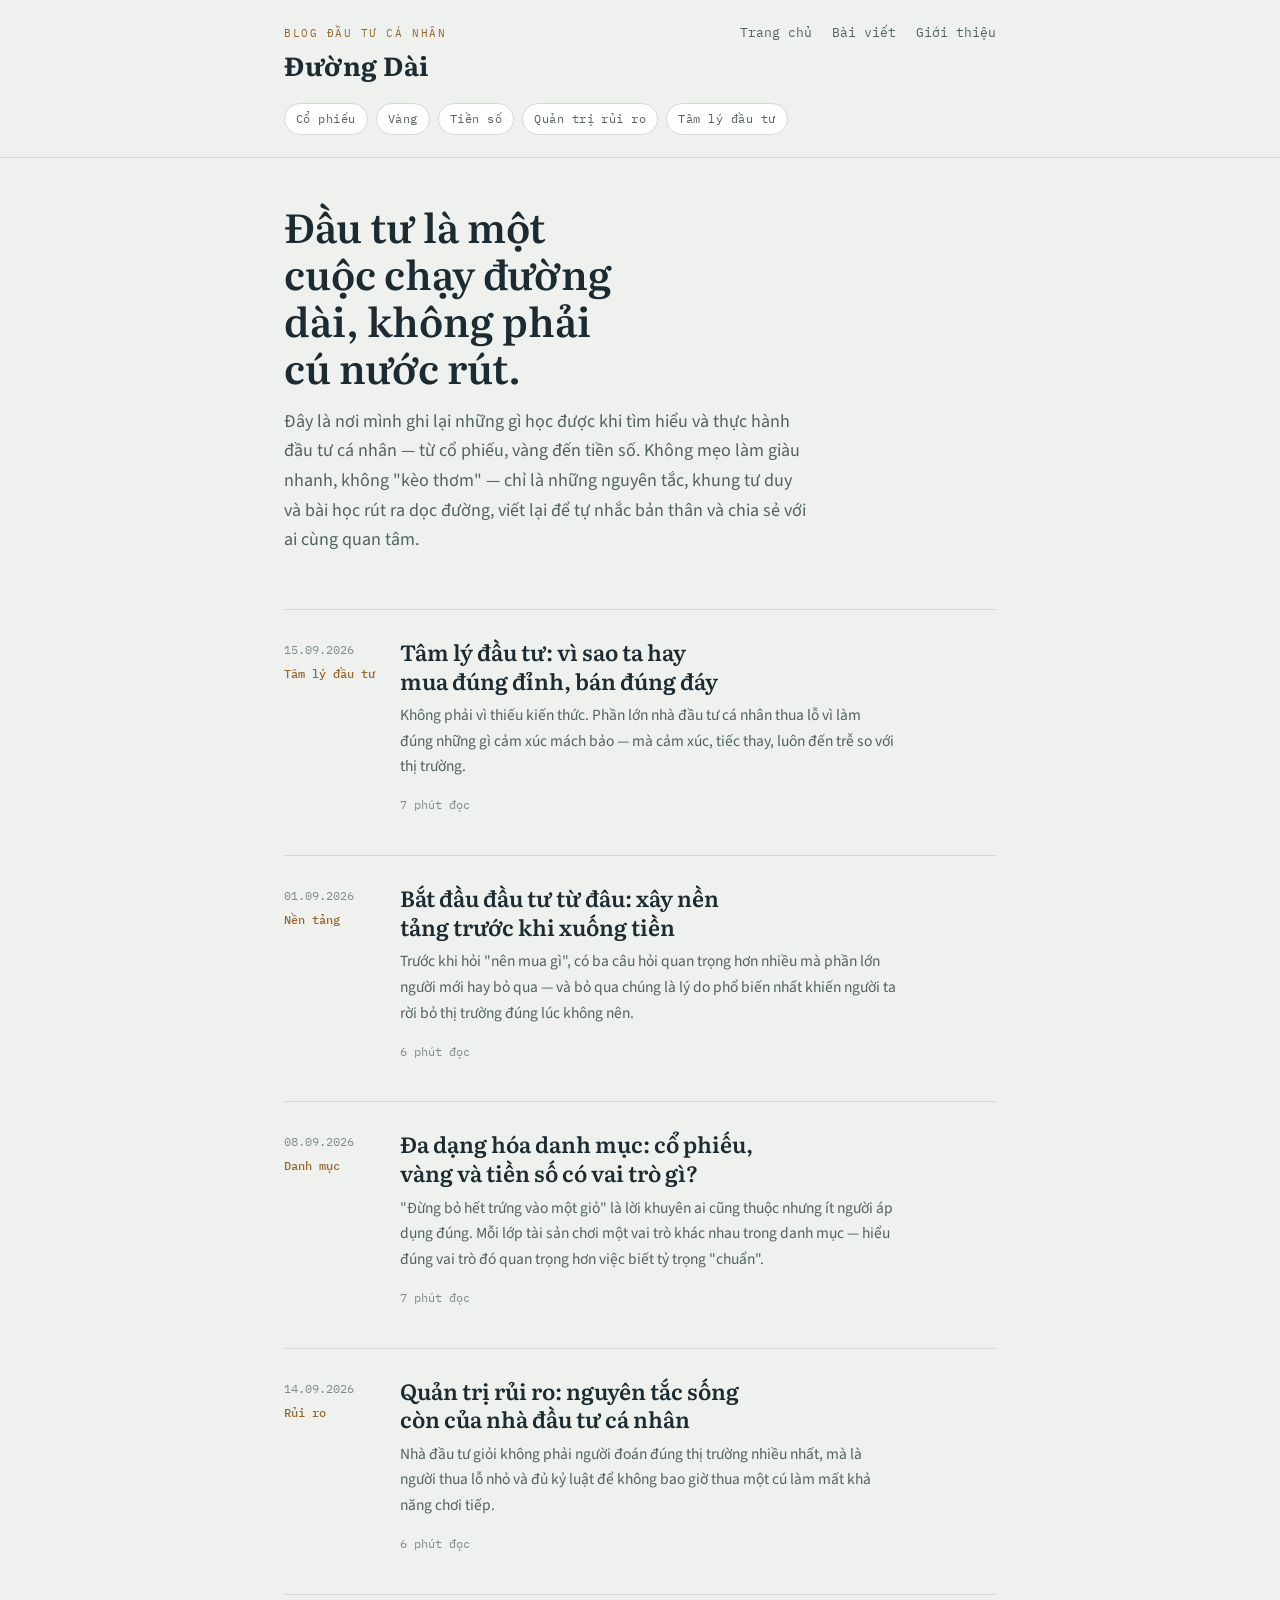
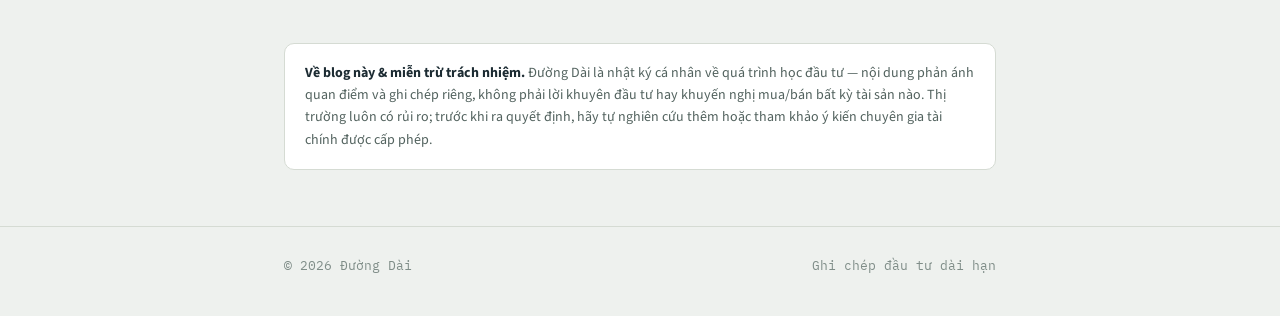
<file: index.html>
<!DOCTYPE html>
<html lang="vi">
<head>
<meta charset="UTF-8">
<meta name="viewport" content="width=device-width, initial-scale=1.0">
<title>Đường Dài — Blog đầu tư cá nhân</title>
<meta name="description" content="Ghi chép cá nhân về đầu tư dài hạn: cổ phiếu, vàng, tiền số và cách quản trị rủi ro — không mẹo làm giàu nhanh.">
<link rel="preconnect" href="https://fonts.googleapis.com">
<link rel="preconnect" href="https://fonts.gstatic.com" crossorigin>
<link href="https://fonts.googleapis.com/css2?family=Literata:opsz,wght@7..72,500;7..72,600;7..72,700&family=Source+Sans+3:wght@400;500;600;700&family=IBM+Plex+Mono:wght@400;500&display=swap" rel="stylesheet">
<link rel="stylesheet" href="style.css">
</head>
<body>

<header class="masthead">
  <div class="wrap">
    <div class="masthead-row">
      <a class="brand" href="index.html">
        <span class="brand-eyebrow">Blog đầu tư cá nhân</span>
        <span class="brand-name">Đường Dài</span>
      </a>
      <nav class="masthead-nav">
        <a href="index.html">Trang chủ</a>
        <a href="#bai-viet">Bài viết</a>
        <a href="#gioi-thieu">Giới thiệu</a>
      </nav>
    </div>
    <div class="category-ticker">
      <span class="chip">Cổ phiếu</span>
      <span class="chip">Vàng</span>
      <span class="chip">Tiền số</span>
      <span class="chip">Quản trị rủi ro</span>
      <span class="chip">Tâm lý đầu tư</span>
    </div>
  </div>
</header>

<main class="wrap">

  <section class="hero">
    <h1>Đầu tư là một cuộc chạy đường dài, không phải cú nước rút.</h1>
    <p class="lede">
      Đây là nơi mình ghi lại những gì học được khi tìm hiểu và thực hành đầu tư cá nhân —
      từ cổ phiếu, vàng đến tiền số. Không mẹo làm giàu nhanh, không "kèo thơm" —
      chỉ là những nguyên tắc, khung tư duy và bài học rút ra dọc đường, viết lại để
      tự nhắc bản thân và chia sẻ với ai cùng quan tâm.
    </p>
  </section>

  <section id="bai-viet" aria-label="Danh sách bài viết">
    <div class="post-list">

      <a class="post-row" href="tam-ly-dau-tu.html">
        <div class="post-meta-col">
          <time datetime="2026-09-15">15.09.2026</time>
          <span class="tag">Tâm lý đầu tư</span>
        </div>
        <div>
          <h2 class="post-title">Tâm lý đầu tư: vì sao ta hay mua đúng đỉnh, bán đúng đáy</h2>
          <p class="post-excerpt">
            Không phải vì thiếu kiến thức. Phần lớn nhà đầu tư cá nhân thua lỗ vì làm đúng những
            gì cảm xúc mách bảo — mà cảm xúc, tiếc thay, luôn đến trễ so với thị trường.
          </p>
          <p class="post-readtime">7 phút đọc</p>
        </div>
      </a>

      <a class="post-row" href="bat-dau-tu-dau.html">
        <div class="post-meta-col">
          <time datetime="2026-09-01">01.09.2026</time>
          <span class="tag">Nền tảng</span>
        </div>
        <div>
          <h2 class="post-title">Bắt đầu đầu tư từ đâu: xây nền tảng trước khi xuống tiền</h2>
          <p class="post-excerpt">
            Trước khi hỏi "nên mua gì", có ba câu hỏi quan trọng hơn nhiều mà phần lớn người mới
            hay bỏ qua — và bỏ qua chúng là lý do phổ biến nhất khiến người ta rời bỏ thị trường
            đúng lúc không nên.
          </p>
          <p class="post-readtime">6 phút đọc</p>
        </div>
      </a>

      <a class="post-row" href="da-dang-hoa-danh-muc.html">
        <div class="post-meta-col">
          <time datetime="2026-09-08">08.09.2026</time>
          <span class="tag">Danh mục</span>
        </div>
        <div>
          <h2 class="post-title">Đa dạng hóa danh mục: cổ phiếu, vàng và tiền số có vai trò gì?</h2>
          <p class="post-excerpt">
            "Đừng bỏ hết trứng vào một giỏ" là lời khuyên ai cũng thuộc nhưng ít người áp dụng
            đúng. Mỗi lớp tài sản chơi một vai trò khác nhau trong danh mục — hiểu đúng vai trò
            đó quan trọng hơn việc biết tỷ trọng "chuẩn".
          </p>
          <p class="post-readtime">7 phút đọc</p>
        </div>
      </a>

      <a class="post-row" href="quan-tri-rui-ro.html">
        <div class="post-meta-col">
          <time datetime="2026-09-14">14.09.2026</time>
          <span class="tag">Rủi ro</span>
        </div>
        <div>
          <h2 class="post-title">Quản trị rủi ro: nguyên tắc sống còn của nhà đầu tư cá nhân</h2>
          <p class="post-excerpt">
            Nhà đầu tư giỏi không phải người đoán đúng thị trường nhiều nhất, mà là người thua
            lỗ nhỏ và đủ kỷ luật để không bao giờ thua một cú làm mất khả năng chơi tiếp.
          </p>
          <p class="post-readtime">6 phút đọc</p>
        </div>
      </a>

    </div>
  </section>

  <section id="gioi-thieu" class="disclaimer">
    <strong>Về blog này &amp; miễn trừ trách nhiệm.</strong> Đường Dài là nhật ký cá nhân về
    quá trình học đầu tư — nội dung phản ánh quan điểm và ghi chép riêng, không phải lời
    khuyên đầu tư hay khuyến nghị mua/bán bất kỳ tài sản nào. Thị trường luôn có rủi ro;
    trước khi ra quyết định, hãy tự nghiên cứu thêm hoặc tham khảo ý kiến chuyên gia tài
    chính được cấp phép.
  </section>

</main>

<footer class="site-footer">
  <div class="wrap footer-inner">
    <span>© 2026 Đường Dài</span>
    <span>Ghi chép đầu tư dài hạn</span>
  </div>
</footer>

</body>
</html>
</file>
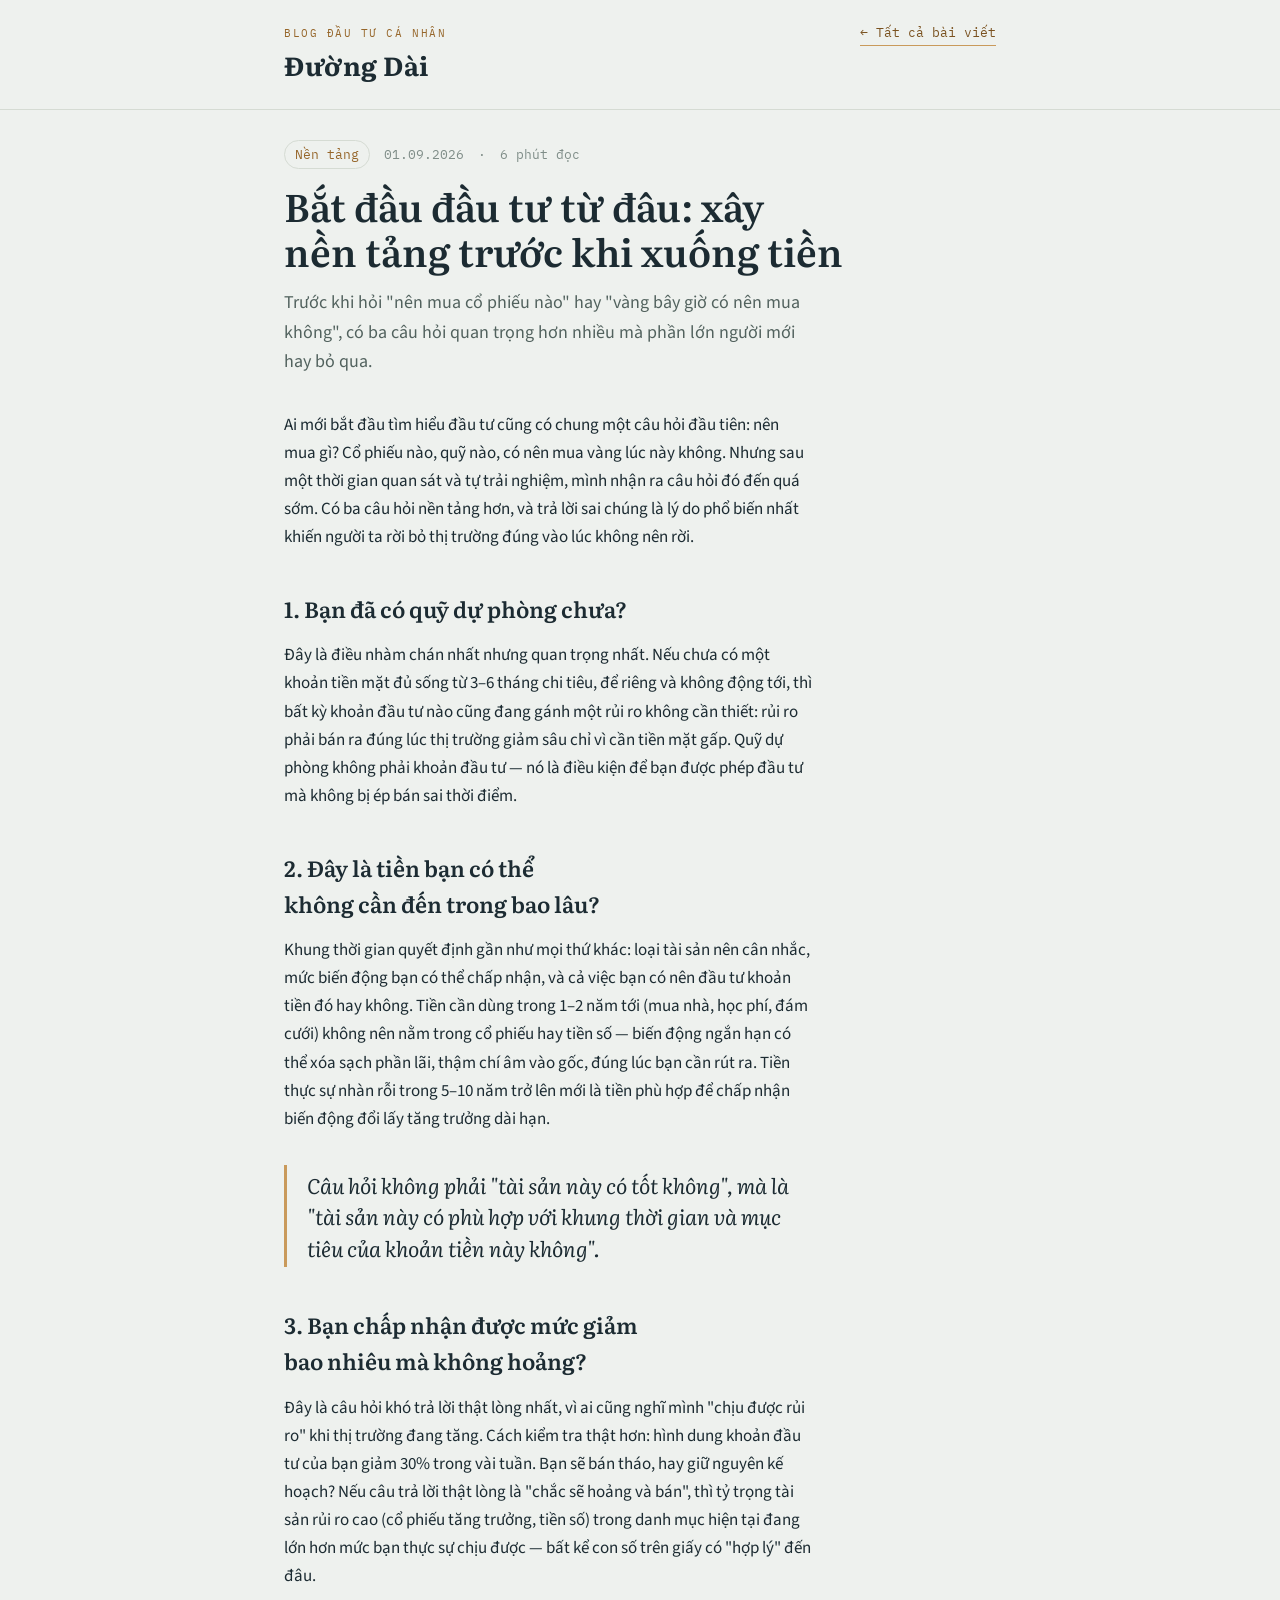
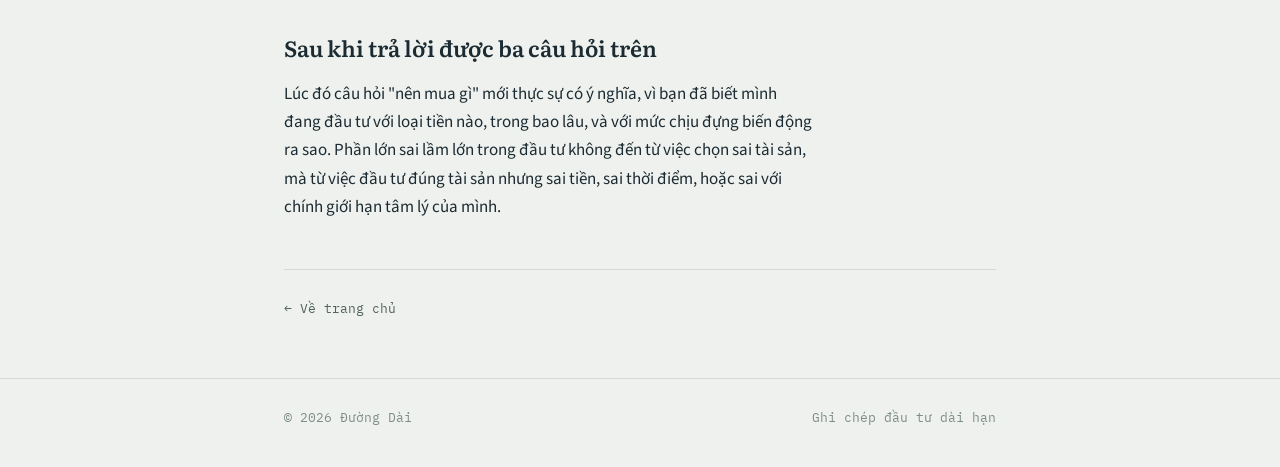
<file: bat-dau-tu-dau.html>
<!DOCTYPE html>
<html lang="vi">
<head>
<meta charset="UTF-8">
<meta name="viewport" content="width=device-width, initial-scale=1.0">
<title>Bắt đầu đầu tư từ đâu — Đường Dài</title>
<meta name="description" content="Ba câu hỏi quan trọng hơn 'nên mua gì' mà người mới đầu tư hay bỏ qua.">
<link rel="preconnect" href="https://fonts.googleapis.com">
<link rel="preconnect" href="https://fonts.gstatic.com" crossorigin>
<link href="https://fonts.googleapis.com/css2?family=Literata:opsz,wght@7..72,500;7..72,600;7..72,700&family=Source+Sans+3:wght@400;500;600;700&family=IBM+Plex+Mono:wght@400;500&display=swap" rel="stylesheet">
<link rel="stylesheet" href="style.css">
</head>
<body>

<header class="masthead">
  <div class="wrap masthead-row">
    <a class="brand" href="index.html">
      <span class="brand-eyebrow">Blog đầu tư cá nhân</span>
      <span class="brand-name">Đường Dài</span>
    </a>
    <nav class="masthead-nav">
      <a class="is-back" href="index.html">← Tất cả bài viết</a>
    </nav>
  </div>
</header>

<main class="wrap">
  <article>
    <div class="article-meta">
      <span class="tag">Nền tảng</span>
      <time datetime="2026-09-01">01.09.2026</time>
      <span>·</span>
      <span>6 phút đọc</span>
    </div>

    <h1 class="article-title">Bắt đầu đầu tư từ đâu: xây nền tảng trước khi xuống tiền</h1>
    <p class="article-dek">
      Trước khi hỏi "nên mua cổ phiếu nào" hay "vàng bây giờ có nên mua không", có ba câu hỏi
      quan trọng hơn nhiều mà phần lớn người mới hay bỏ qua.
    </p>

    <div class="article-body">
      <p>
        Ai mới bắt đầu tìm hiểu đầu tư cũng có chung một câu hỏi đầu tiên: nên mua gì? Cổ phiếu
        nào, quỹ nào, có nên mua vàng lúc này không. Nhưng sau một thời gian quan sát và tự trải
        nghiệm, mình nhận ra câu hỏi đó đến quá sớm. Có ba câu hỏi nền tảng hơn, và trả lời sai
        chúng là lý do phổ biến nhất khiến người ta rời bỏ thị trường đúng vào lúc không nên rời.
      </p>

      <h2>1. Bạn đã có quỹ dự phòng chưa?</h2>
      <p>
        Đây là điều nhàm chán nhất nhưng quan trọng nhất. Nếu chưa có một khoản tiền mặt đủ
        sống từ 3–6 tháng chi tiêu, để riêng và không động tới, thì bất kỳ khoản đầu tư nào cũng
        đang gánh một rủi ro không cần thiết: rủi ro phải bán ra đúng lúc thị trường giảm sâu chỉ
        vì cần tiền mặt gấp. Quỹ dự phòng không phải khoản đầu tư — nó là điều kiện để bạn được
        phép đầu tư mà không bị ép bán sai thời điểm.
      </p>

      <h2>2. Đây là tiền bạn có thể không cần đến trong bao lâu?</h2>
      <p>
        Khung thời gian quyết định gần như mọi thứ khác: loại tài sản nên cân nhắc, mức biến
        động bạn có thể chấp nhận, và cả việc bạn có nên đầu tư khoản tiền đó hay không. Tiền
        cần dùng trong 1–2 năm tới (mua nhà, học phí, đám cưới) không nên nằm trong cổ phiếu hay
        tiền số — biến động ngắn hạn có thể xóa sạch phần lãi, thậm chí âm vào gốc, đúng lúc bạn
        cần rút ra. Tiền thực sự nhàn rỗi trong 5–10 năm trở lên mới là tiền phù hợp để chấp nhận
        biến động đổi lấy tăng trưởng dài hạn.
      </p>

      <blockquote class="pull">
        Câu hỏi không phải "tài sản này có tốt không", mà là "tài sản này có phù hợp với khung
        thời gian và mục tiêu của khoản tiền này không".
      </blockquote>

      <h2>3. Bạn chấp nhận được mức giảm bao nhiêu mà không hoảng?</h2>
      <p>
        Đây là câu hỏi khó trả lời thật lòng nhất, vì ai cũng nghĩ mình "chịu được rủi ro" khi
        thị trường đang tăng. Cách kiểm tra thật hơn: hình dung khoản đầu tư của bạn giảm 30%
        trong vài tuần. Bạn sẽ bán tháo, hay giữ nguyên kế hoạch? Nếu câu trả lời thật lòng là
        "chắc sẽ hoảng và bán", thì tỷ trọng tài sản rủi ro cao (cổ phiếu tăng trưởng, tiền số)
        trong danh mục hiện tại đang lớn hơn mức bạn thực sự chịu được — bất kể con số trên giấy
        có "hợp lý" đến đâu.
      </p>

      <h2>Sau khi trả lời được ba câu hỏi trên</h2>
      <p>
        Lúc đó câu hỏi "nên mua gì" mới thực sự có ý nghĩa, vì bạn đã biết mình đang đầu tư với
        loại tiền nào, trong bao lâu, và với mức chịu đựng biến động ra sao. Phần lớn sai lầm lớn
        trong đầu tư không đến từ việc chọn sai tài sản, mà từ việc đầu tư đúng tài sản nhưng sai
        tiền, sai thời điểm, hoặc sai với chính giới hạn tâm lý của mình.
      </p>
    </div>

    <nav class="post-nav">
      <a href="index.html">← Về trang chủ</a>
    </nav>
  </article>
</main>

<footer class="site-footer">
  <div class="wrap footer-inner">
    <span>© 2026 Đường Dài</span>
    <span>Ghi chép đầu tư dài hạn</span>
  </div>
</footer>

</body>
</html>
</file>
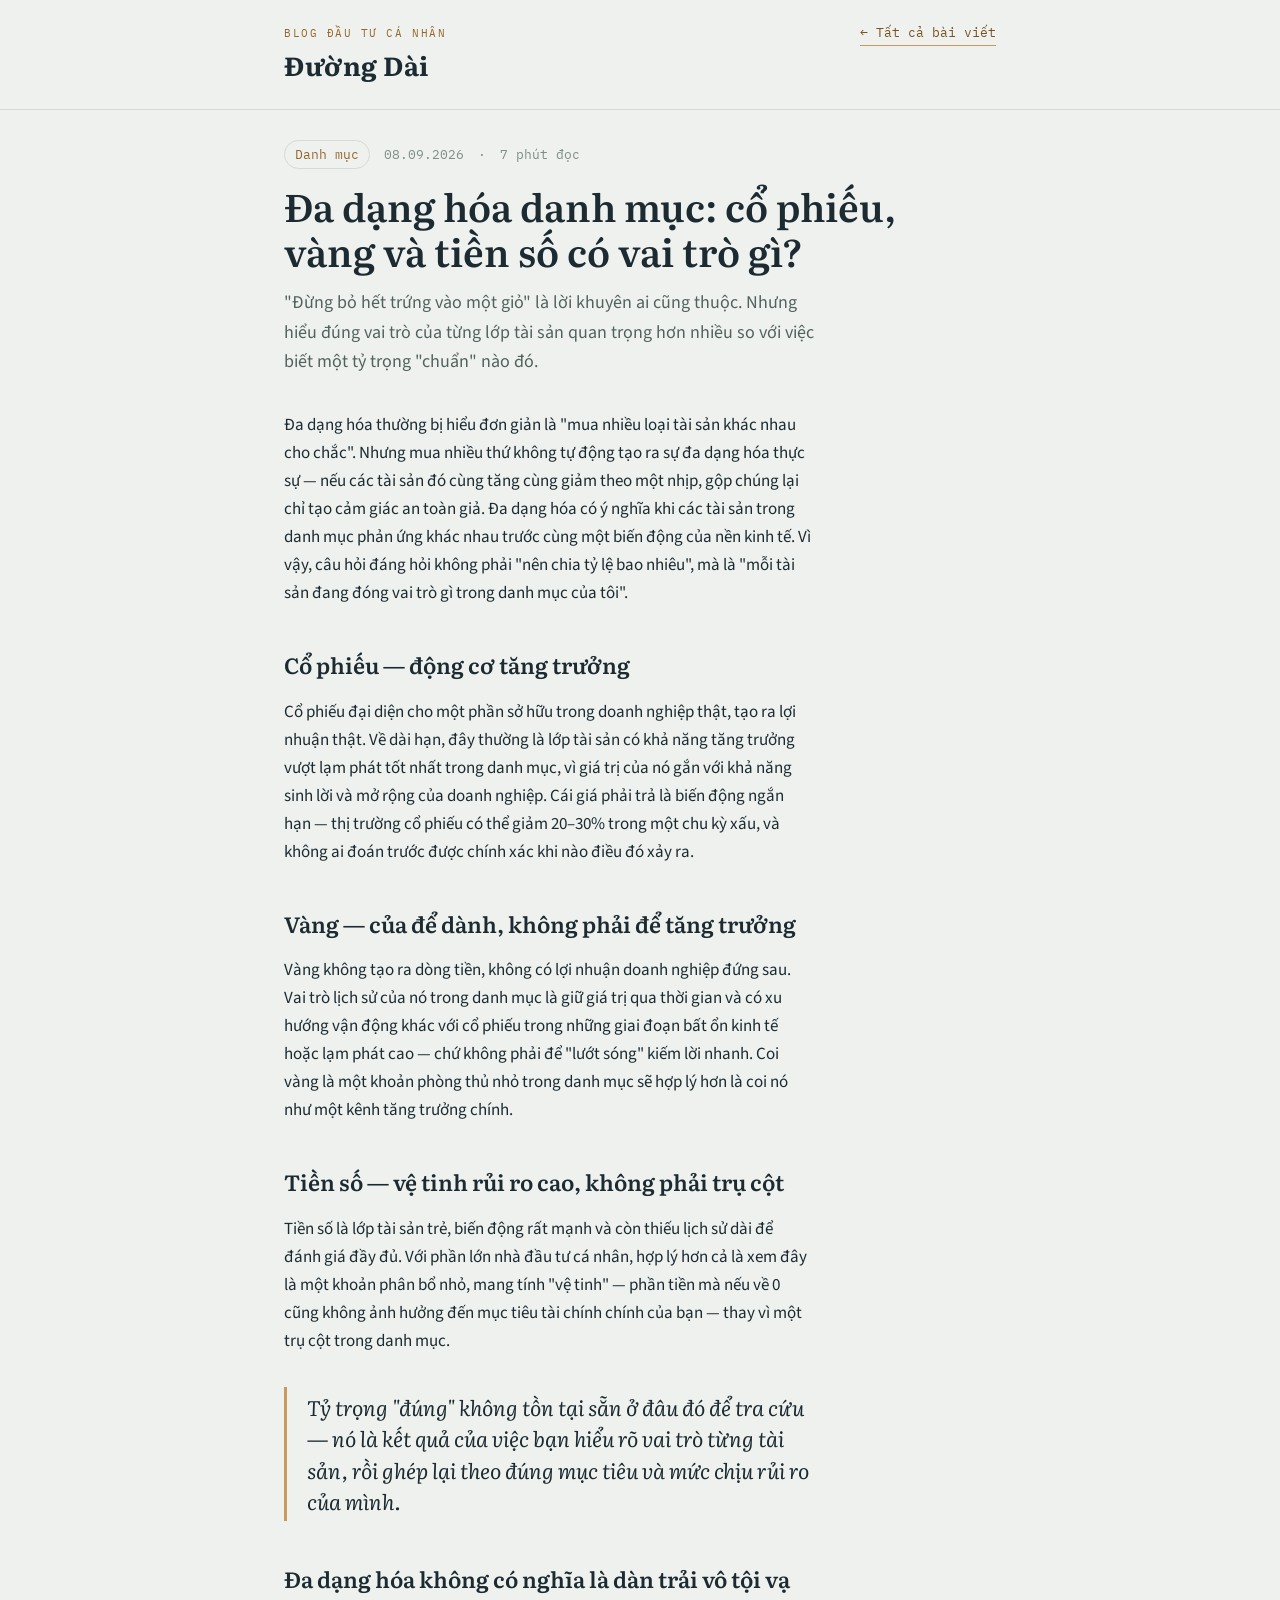
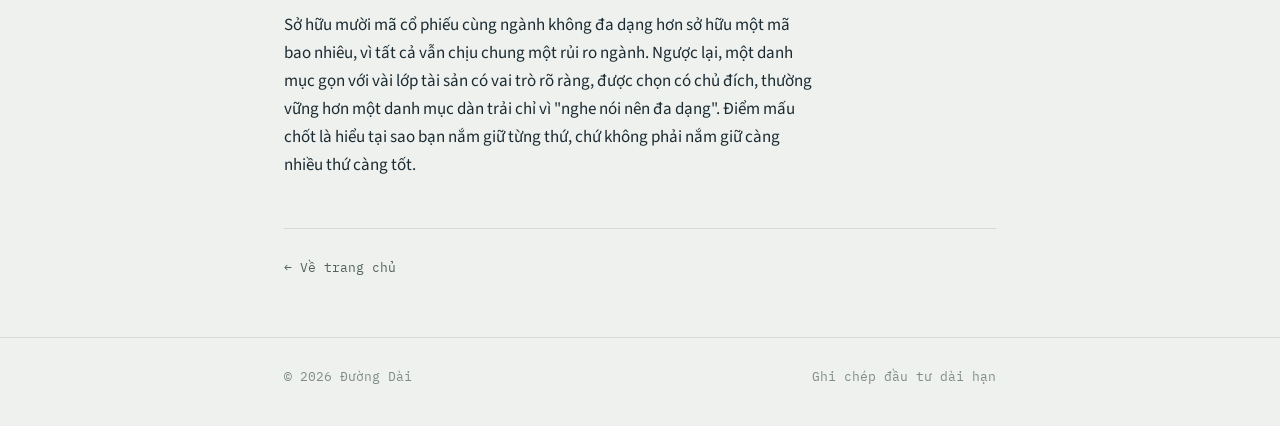
<file: da-dang-hoa-danh-muc.html>
<!DOCTYPE html>
<html lang="vi">
<head>
<meta charset="UTF-8">
<meta name="viewport" content="width=device-width, initial-scale=1.0">
<title>Đa dạng hóa danh mục — Đường Dài</title>
<meta name="description" content="Vai trò thực sự của cổ phiếu, vàng và tiền số trong một danh mục đầu tư cá nhân.">
<link rel="preconnect" href="https://fonts.googleapis.com">
<link rel="preconnect" href="https://fonts.gstatic.com" crossorigin>
<link href="https://fonts.googleapis.com/css2?family=Literata:opsz,wght@7..72,500;7..72,600;7..72,700&family=Source+Sans+3:wght@400;500;600;700&family=IBM+Plex+Mono:wght@400;500&display=swap" rel="stylesheet">
<link rel="stylesheet" href="style.css">
</head>
<body>

<header class="masthead">
  <div class="wrap masthead-row">
    <a class="brand" href="index.html">
      <span class="brand-eyebrow">Blog đầu tư cá nhân</span>
      <span class="brand-name">Đường Dài</span>
    </a>
    <nav class="masthead-nav">
      <a class="is-back" href="index.html">← Tất cả bài viết</a>
    </nav>
  </div>
</header>

<main class="wrap">
  <article>
    <div class="article-meta">
      <span class="tag">Danh mục</span>
      <time datetime="2026-09-08">08.09.2026</time>
      <span>·</span>
      <span>7 phút đọc</span>
    </div>

    <h1 class="article-title">Đa dạng hóa danh mục: cổ phiếu, vàng và tiền số có vai trò gì?</h1>
    <p class="article-dek">
      "Đừng bỏ hết trứng vào một giỏ" là lời khuyên ai cũng thuộc. Nhưng hiểu đúng vai trò của
      từng lớp tài sản quan trọng hơn nhiều so với việc biết một tỷ trọng "chuẩn" nào đó.
    </p>

    <div class="article-body">
      <p>
        Đa dạng hóa thường bị hiểu đơn giản là "mua nhiều loại tài sản khác nhau cho chắc". Nhưng
        mua nhiều thứ không tự động tạo ra sự đa dạng hóa thực sự — nếu các tài sản đó cùng tăng
        cùng giảm theo một nhịp, gộp chúng lại chỉ tạo cảm giác an toàn giả. Đa dạng hóa có ý
        nghĩa khi các tài sản trong danh mục phản ứng khác nhau trước cùng một biến động của nền
        kinh tế. Vì vậy, câu hỏi đáng hỏi không phải "nên chia tỷ lệ bao nhiêu", mà là "mỗi tài
        sản đang đóng vai trò gì trong danh mục của tôi".
      </p>

      <h2>Cổ phiếu — động cơ tăng trưởng</h2>
      <p>
        Cổ phiếu đại diện cho một phần sở hữu trong doanh nghiệp thật, tạo ra lợi nhuận thật.
        Về dài hạn, đây thường là lớp tài sản có khả năng tăng trưởng vượt lạm phát tốt nhất
        trong danh mục, vì giá trị của nó gắn với khả năng sinh lời và mở rộng của doanh nghiệp.
        Cái giá phải trả là biến động ngắn hạn — thị trường cổ phiếu có thể giảm 20–30% trong
        một chu kỳ xấu, và không ai đoán trước được chính xác khi nào điều đó xảy ra.
      </p>

      <h2>Vàng — của để dành, không phải để tăng trưởng</h2>
      <p>
        Vàng không tạo ra dòng tiền, không có lợi nhuận doanh nghiệp đứng sau. Vai trò lịch sử
        của nó trong danh mục là giữ giá trị qua thời gian và có xu hướng vận động khác với cổ
        phiếu trong những giai đoạn bất ổn kinh tế hoặc lạm phát cao — chứ không phải để "lướt
        sóng" kiếm lời nhanh. Coi vàng là một khoản phòng thủ nhỏ trong danh mục sẽ hợp lý hơn
        là coi nó như một kênh tăng trưởng chính.
      </p>

      <h2>Tiền số — vệ tinh rủi ro cao, không phải trụ cột</h2>
      <p>
        Tiền số là lớp tài sản trẻ, biến động rất mạnh và còn thiếu lịch sử dài để đánh giá đầy
        đủ. Với phần lớn nhà đầu tư cá nhân, hợp lý hơn cả là xem đây là một khoản phân bổ nhỏ,
        mang tính "vệ tinh" — phần tiền mà nếu về 0 cũng không ảnh hưởng đến mục tiêu tài chính
        chính của bạn — thay vì một trụ cột trong danh mục.
      </p>

      <blockquote class="pull">
        Tỷ trọng "đúng" không tồn tại sẵn ở đâu đó để tra cứu — nó là kết quả của việc bạn hiểu
        rõ vai trò từng tài sản, rồi ghép lại theo đúng mục tiêu và mức chịu rủi ro của mình.
      </blockquote>

      <h2>Đa dạng hóa không có nghĩa là dàn trải vô tội vạ</h2>
      <p>
        Sở hữu mười mã cổ phiếu cùng ngành không đa dạng hơn sở hữu một mã bao nhiêu, vì tất cả
        vẫn chịu chung một rủi ro ngành. Ngược lại, một danh mục gọn với vài lớp tài sản có vai
        trò rõ ràng, được chọn có chủ đích, thường vững hơn một danh mục dàn trải chỉ vì "nghe
        nói nên đa dạng". Điểm mấu chốt là hiểu tại sao bạn nắm giữ từng thứ, chứ không phải nắm
        giữ càng nhiều thứ càng tốt.
      </p>
    </div>

    <nav class="post-nav">
      <a href="index.html">← Về trang chủ</a>
    </nav>
  </article>
</main>

<footer class="site-footer">
  <div class="wrap footer-inner">
    <span>© 2026 Đường Dài</span>
    <span>Ghi chép đầu tư dài hạn</span>
  </div>
</footer>

</body>
</html>
</file>
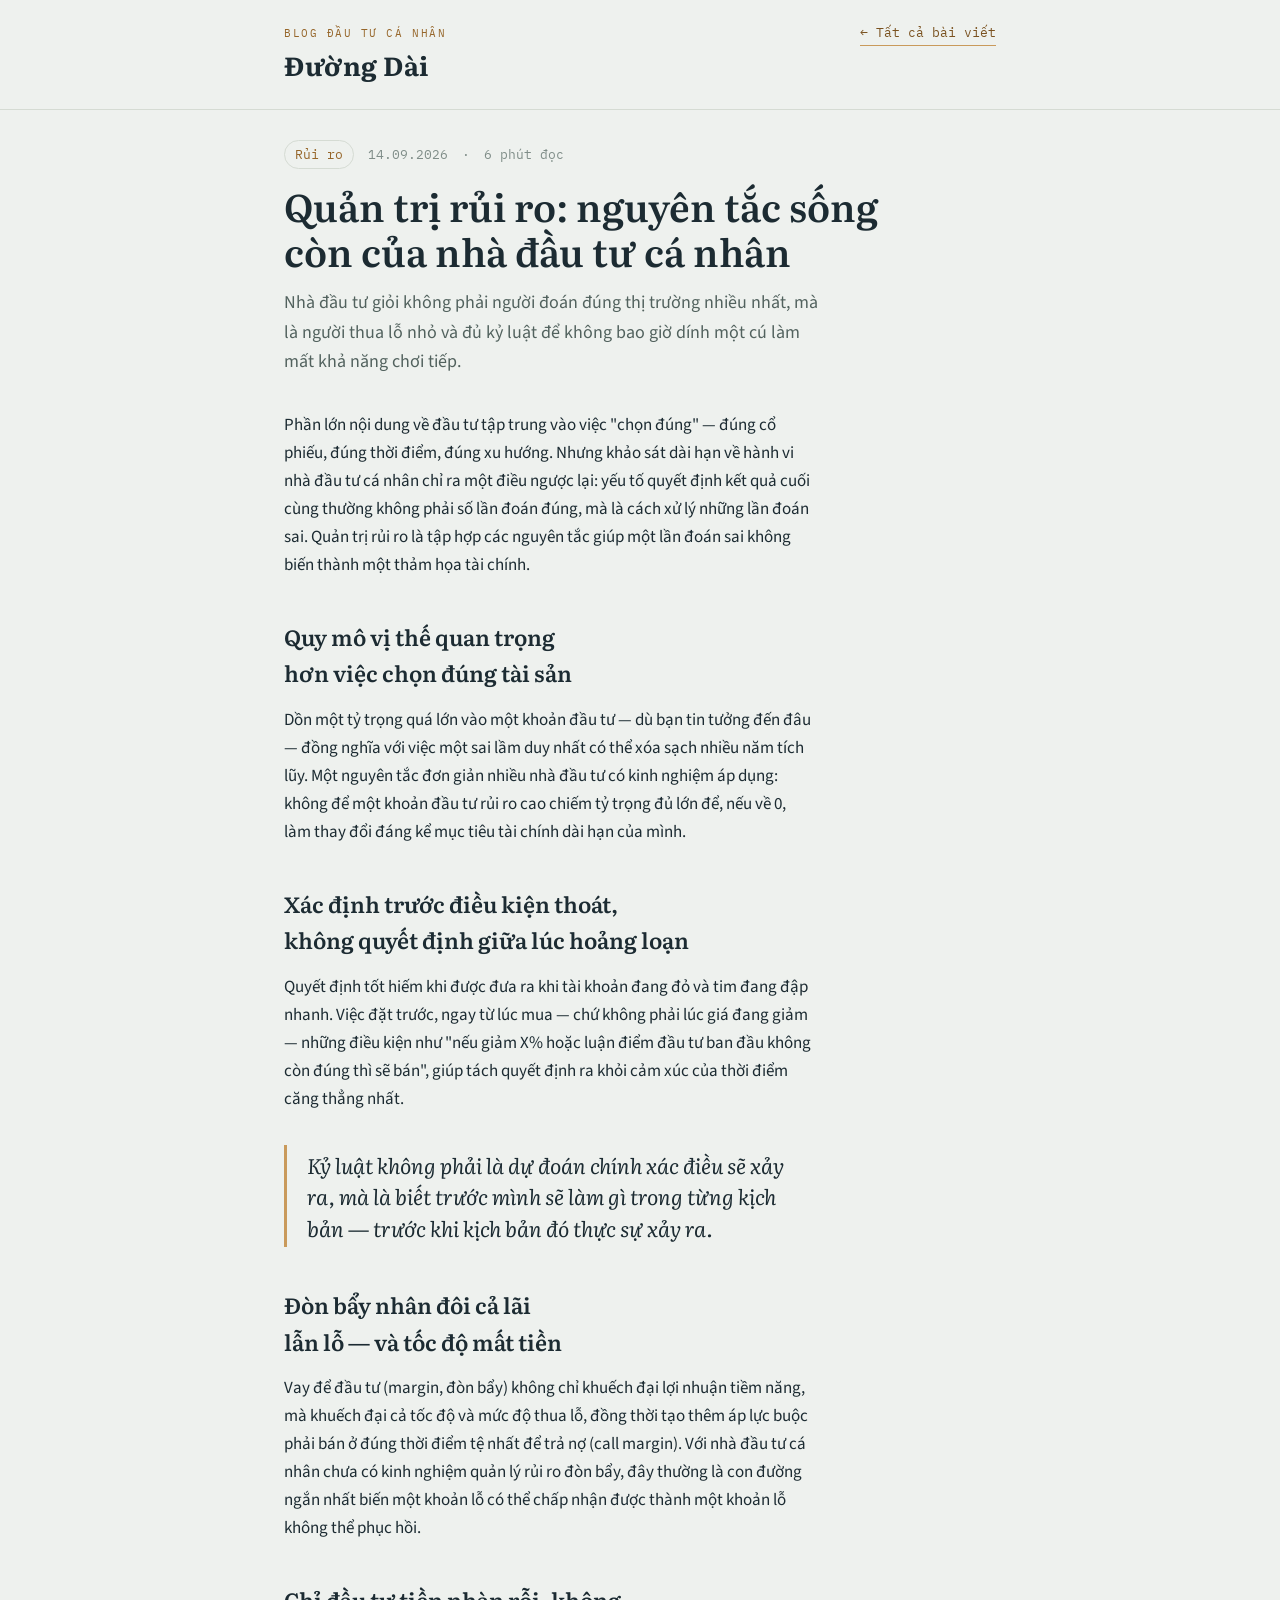
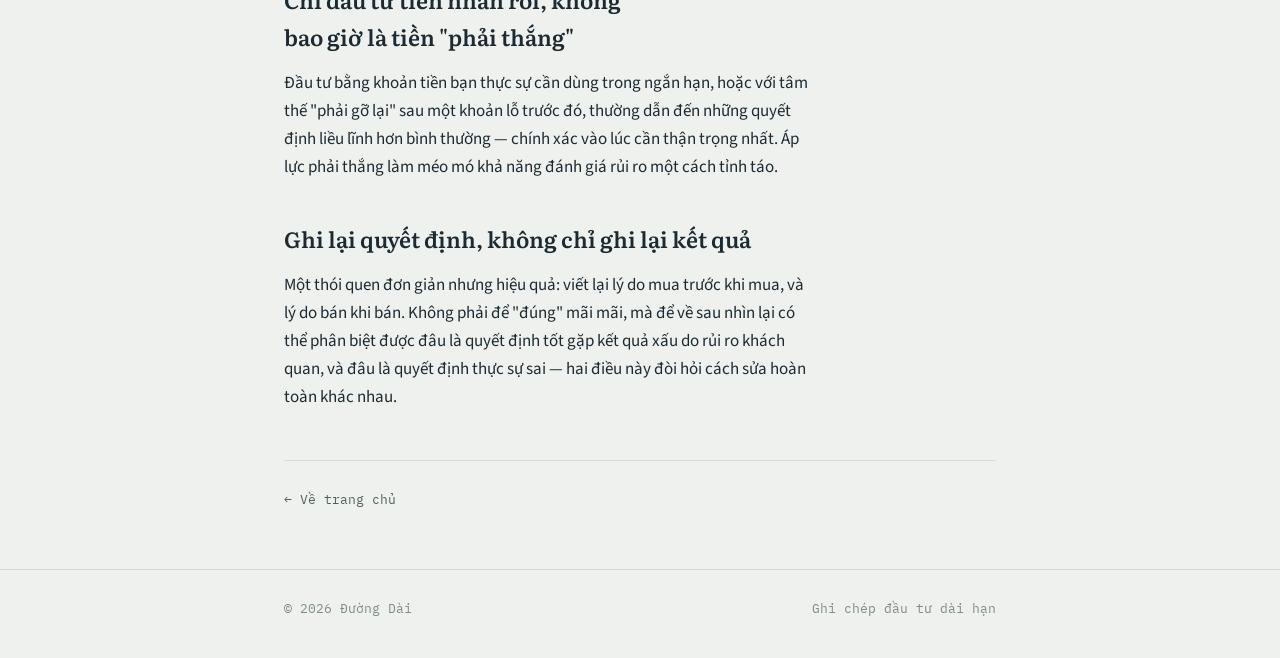
<file: quan-tri-rui-ro.html>
<!DOCTYPE html>
<html lang="vi">
<head>
<meta charset="UTF-8">
<meta name="viewport" content="width=device-width, initial-scale=1.0">
<title>Quản trị rủi ro — Đường Dài</title>
<meta name="description" content="Vì sao nhà đầu tư giỏi là người thua lỗ nhỏ và có kỷ luật, không phải người đoán đúng thị trường nhiều nhất.">
<link rel="preconnect" href="https://fonts.googleapis.com">
<link rel="preconnect" href="https://fonts.gstatic.com" crossorigin>
<link href="https://fonts.googleapis.com/css2?family=Literata:opsz,wght@7..72,500;7..72,600;7..72,700&family=Source+Sans+3:wght@400;500;600;700&family=IBM+Plex+Mono:wght@400;500&display=swap" rel="stylesheet">
<link rel="stylesheet" href="style.css">
</head>
<body>

<header class="masthead">
  <div class="wrap masthead-row">
    <a class="brand" href="index.html">
      <span class="brand-eyebrow">Blog đầu tư cá nhân</span>
      <span class="brand-name">Đường Dài</span>
    </a>
    <nav class="masthead-nav">
      <a class="is-back" href="index.html">← Tất cả bài viết</a>
    </nav>
  </div>
</header>

<main class="wrap">
  <article>
    <div class="article-meta">
      <span class="tag">Rủi ro</span>
      <time datetime="2026-09-14">14.09.2026</time>
      <span>·</span>
      <span>6 phút đọc</span>
    </div>

    <h1 class="article-title">Quản trị rủi ro: nguyên tắc sống còn của nhà đầu tư cá nhân</h1>
    <p class="article-dek">
      Nhà đầu tư giỏi không phải người đoán đúng thị trường nhiều nhất, mà là người thua lỗ nhỏ
      và đủ kỷ luật để không bao giờ dính một cú làm mất khả năng chơi tiếp.
    </p>

    <div class="article-body">
      <p>
        Phần lớn nội dung về đầu tư tập trung vào việc "chọn đúng" — đúng cổ phiếu, đúng thời
        điểm, đúng xu hướng. Nhưng khảo sát dài hạn về hành vi nhà đầu tư cá nhân chỉ ra một điều
        ngược lại: yếu tố quyết định kết quả cuối cùng thường không phải số lần đoán đúng, mà là
        cách xử lý những lần đoán sai. Quản trị rủi ro là tập hợp các nguyên tắc giúp một lần
        đoán sai không biến thành một thảm họa tài chính.
      </p>

      <h2>Quy mô vị thế quan trọng hơn việc chọn đúng tài sản</h2>
      <p>
        Dồn một tỷ trọng quá lớn vào một khoản đầu tư — dù bạn tin tưởng đến đâu — đồng nghĩa
        với việc một sai lầm duy nhất có thể xóa sạch nhiều năm tích lũy. Một nguyên tắc đơn giản
        nhiều nhà đầu tư có kinh nghiệm áp dụng: không để một khoản đầu tư rủi ro cao chiếm tỷ
        trọng đủ lớn để, nếu về 0, làm thay đổi đáng kể mục tiêu tài chính dài hạn của mình.
      </p>

      <h2>Xác định trước điều kiện thoát, không quyết định giữa lúc hoảng loạn</h2>
      <p>
        Quyết định tốt hiếm khi được đưa ra khi tài khoản đang đỏ và tim đang đập nhanh. Việc
        đặt trước, ngay từ lúc mua — chứ không phải lúc giá đang giảm — những điều kiện như "nếu
        giảm X% hoặc luận điểm đầu tư ban đầu không còn đúng thì sẽ bán", giúp tách quyết định ra
        khỏi cảm xúc của thời điểm căng thẳng nhất.
      </p>

      <blockquote class="pull">
        Kỷ luật không phải là dự đoán chính xác điều sẽ xảy ra, mà là biết trước mình sẽ làm gì
        trong từng kịch bản — trước khi kịch bản đó thực sự xảy ra.
      </blockquote>

      <h2>Đòn bẩy nhân đôi cả lãi lẫn lỗ — và tốc độ mất tiền</h2>
      <p>
        Vay để đầu tư (margin, đòn bẩy) không chỉ khuếch đại lợi nhuận tiềm năng, mà khuếch đại
        cả tốc độ và mức độ thua lỗ, đồng thời tạo thêm áp lực buộc phải bán ở đúng thời điểm tệ
        nhất để trả nợ (call margin). Với nhà đầu tư cá nhân chưa có kinh nghiệm quản lý rủi ro
        đòn bẩy, đây thường là con đường ngắn nhất biến một khoản lỗ có thể chấp nhận được thành
        một khoản lỗ không thể phục hồi.
      </p>

      <h2>Chỉ đầu tư tiền nhàn rỗi, không bao giờ là tiền "phải thắng"</h2>
      <p>
        Đầu tư bằng khoản tiền bạn thực sự cần dùng trong ngắn hạn, hoặc với tâm thế "phải gỡ lại"
        sau một khoản lỗ trước đó, thường dẫn đến những quyết định liều lĩnh hơn bình thường —
        chính xác vào lúc cần thận trọng nhất. Áp lực phải thắng làm méo mó khả năng đánh giá
        rủi ro một cách tỉnh táo.
      </p>

      <h2>Ghi lại quyết định, không chỉ ghi lại kết quả</h2>
      <p>
        Một thói quen đơn giản nhưng hiệu quả: viết lại lý do mua trước khi mua, và lý do bán khi
        bán. Không phải để "đúng" mãi mãi, mà để về sau nhìn lại có thể phân biệt được đâu là
        quyết định tốt gặp kết quả xấu do rủi ro khách quan, và đâu là quyết định thực sự sai —
        hai điều này đòi hỏi cách sửa hoàn toàn khác nhau.
      </p>
    </div>

    <nav class="post-nav">
      <a href="index.html">← Về trang chủ</a>
    </nav>
  </article>
</main>

<footer class="site-footer">
  <div class="wrap footer-inner">
    <span>© 2026 Đường Dài</span>
    <span>Ghi chép đầu tư dài hạn</span>
  </div>
</footer>

</body>
</html>
</file>
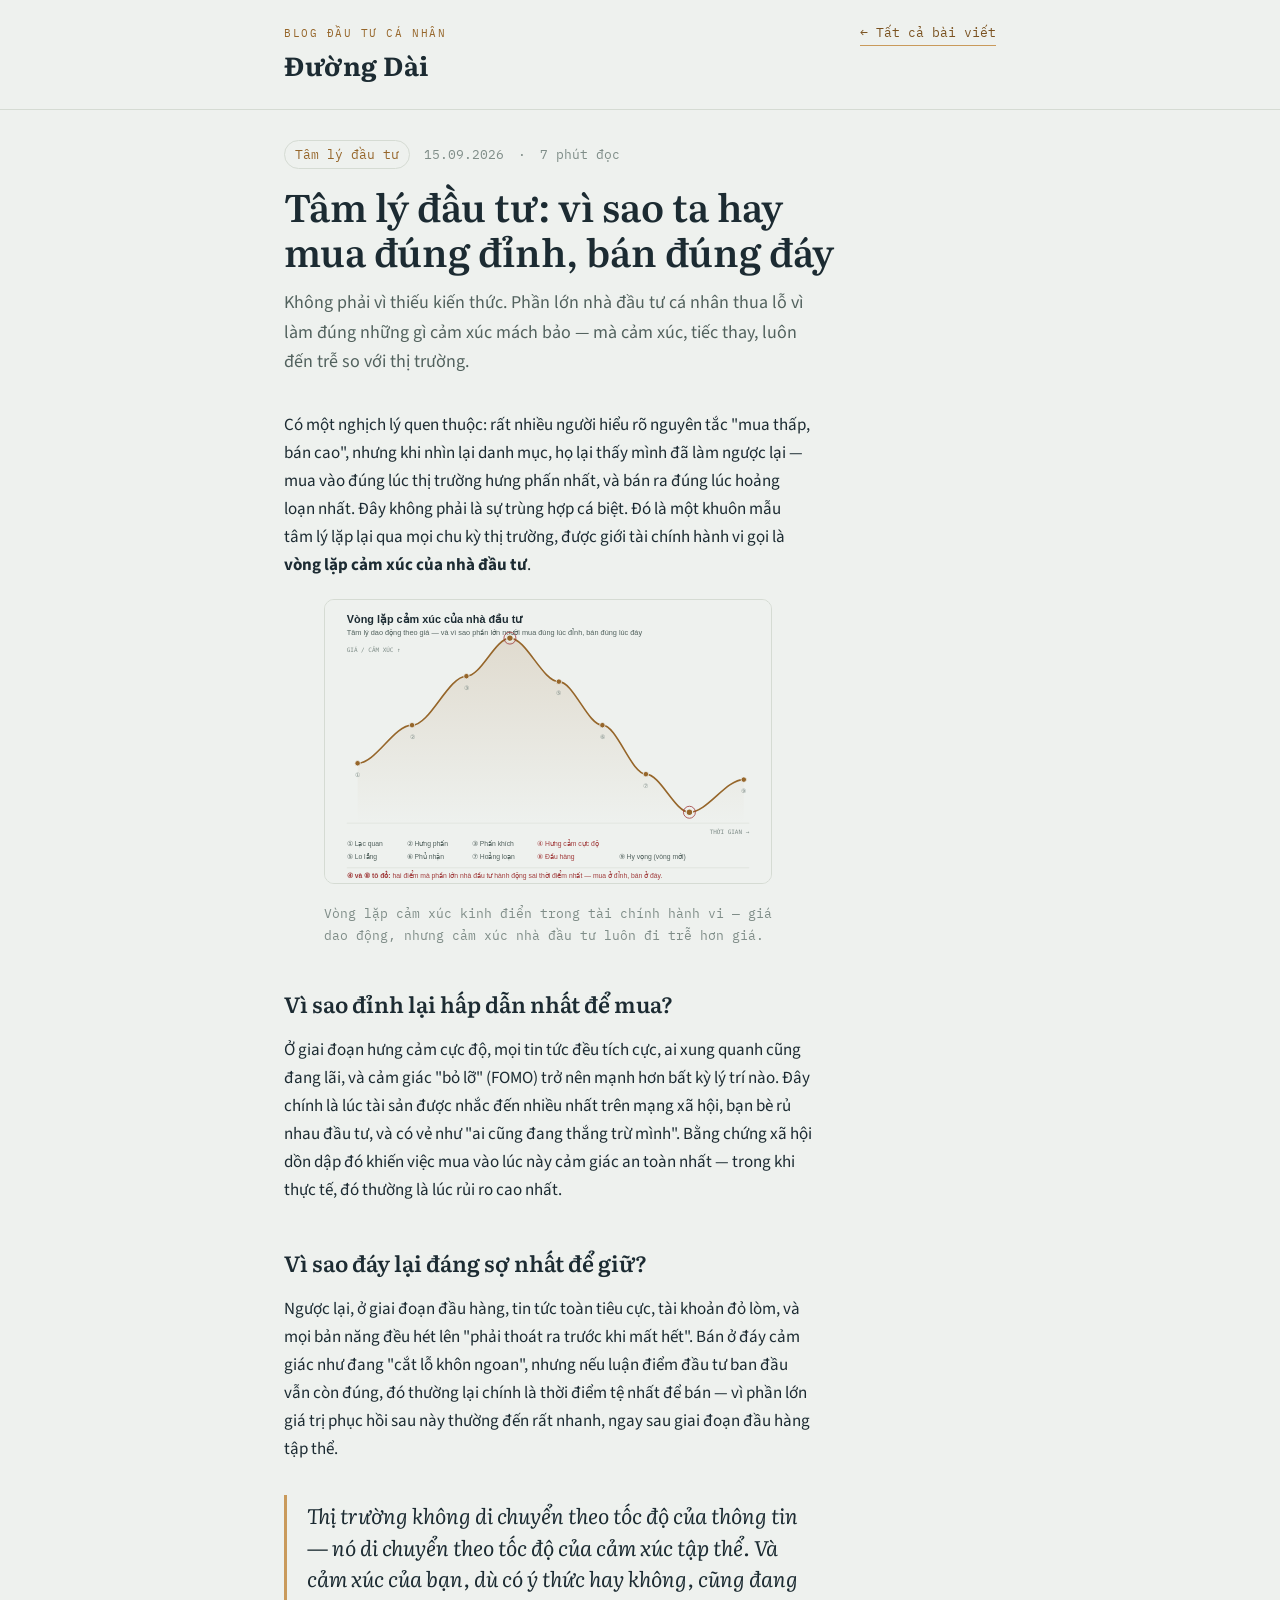
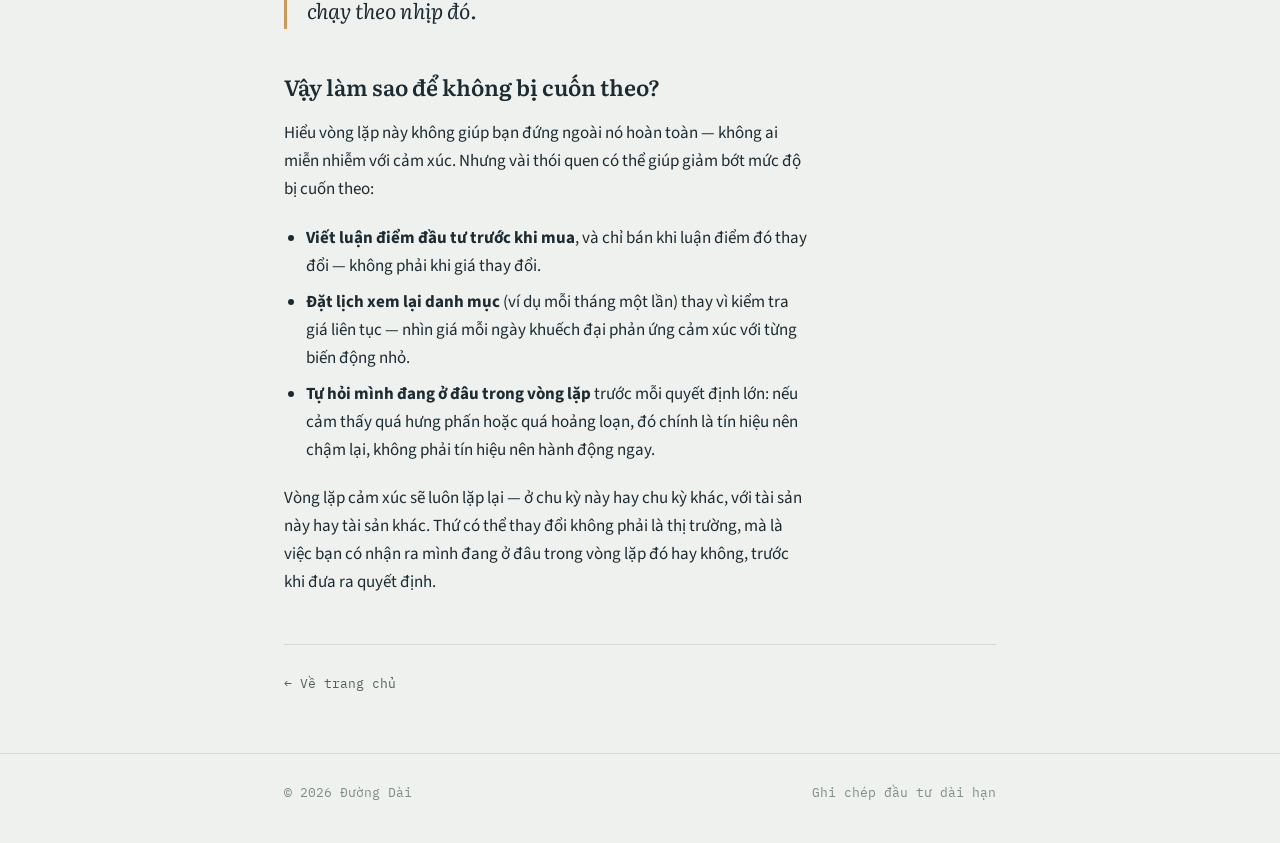
<file: tam-ly-dau-tu.html>
<!DOCTYPE html>
<html lang="vi">
<head>
<meta charset="UTF-8">
<meta name="viewport" content="width=device-width, initial-scale=1.0">
<title>Tâm lý đầu tư — Đường Dài</title>
<meta name="description" content="Vì sao nhà đầu tư hay mua đúng lúc đỉnh và bán đúng lúc đáy — nhìn qua vòng lặp cảm xúc kinh điển của thị trường.">
<link rel="preconnect" href="https://fonts.googleapis.com">
<link rel="preconnect" href="https://fonts.gstatic.com" crossorigin>
<link href="https://fonts.googleapis.com/css2?family=Literata:opsz,wght@7..72,500;7..72,600;7..72,700&family=Source+Sans+3:wght@400;500;600;700&family=IBM+Plex+Mono:wght@400;500&display=swap" rel="stylesheet">
<link rel="stylesheet" href="style.css">
</head>
<body>

<header class="masthead">
  <div class="wrap masthead-row">
    <a class="brand" href="index.html">
      <span class="brand-eyebrow">Blog đầu tư cá nhân</span>
      <span class="brand-name">Đường Dài</span>
    </a>
    <nav class="masthead-nav">
      <a class="is-back" href="index.html">← Tất cả bài viết</a>
    </nav>
  </div>
</header>

<main class="wrap">
  <article>
    <div class="article-meta">
      <span class="tag">Tâm lý đầu tư</span>
      <time datetime="2026-09-15">15.09.2026</time>
      <span>·</span>
      <span>7 phút đọc</span>
    </div>

    <h1 class="article-title">Tâm lý đầu tư: vì sao ta hay mua đúng đỉnh, bán đúng đáy</h1>
    <p class="article-dek">
      Không phải vì thiếu kiến thức. Phần lớn nhà đầu tư cá nhân thua lỗ vì làm đúng những gì
      cảm xúc mách bảo — mà cảm xúc, tiếc thay, luôn đến trễ so với thị trường.
    </p>

    <div class="article-body">
      <p>
        Có một nghịch lý quen thuộc: rất nhiều người hiểu rõ nguyên tắc "mua thấp, bán cao",
        nhưng khi nhìn lại danh mục, họ lại thấy mình đã làm ngược lại — mua vào đúng lúc thị
        trường hưng phấn nhất, và bán ra đúng lúc hoảng loạn nhất. Đây không phải là sự trùng hợp
        cá biệt. Đó là một khuôn mẫu tâm lý lặp lại qua mọi chu kỳ thị trường, được giới tài
        chính hành vi gọi là <strong>vòng lặp cảm xúc của nhà đầu tư</strong>.
      </p>

      <figure>
        <img src="emotion-cycle.svg" alt="Biểu đồ vòng lặp cảm xúc nhà đầu tư: giá và tâm lý đi qua lạc quan, hưng phấn, hưng cảm cực độ ở đỉnh (nơi phần lớn người mua), rồi lo lắng, phủ nhận, hoảng loạn, đầu hàng ở đáy (nơi phần lớn người bán), trước khi hồi phục thành hy vọng." style="width:100%; height:auto; border-radius:10px; border:1px solid var(--rule);">
        <figcaption style="margin-top:10px; font-size:13px; color:var(--ink-faint); font-family:var(--font-mono);">
          Vòng lặp cảm xúc kinh điển trong tài chính hành vi — giá dao động, nhưng cảm xúc nhà đầu tư luôn đi trễ hơn giá.
        </figcaption>
      </figure>

      <h2>Vì sao đỉnh lại hấp dẫn nhất để mua?</h2>
      <p>
        Ở giai đoạn hưng cảm cực độ, mọi tin tức đều tích cực, ai xung quanh cũng đang lãi, và
        cảm giác "bỏ lỡ" (FOMO) trở nên mạnh hơn bất kỳ lý trí nào. Đây chính là lúc tài sản được
        nhắc đến nhiều nhất trên mạng xã hội, bạn bè rủ nhau đầu tư, và có vẻ như "ai cũng đang
        thắng trừ mình". Bằng chứng xã hội dồn dập đó khiến việc mua vào lúc này cảm giác an toàn
        nhất — trong khi thực tế, đó thường là lúc rủi ro cao nhất.
      </p>

      <h2>Vì sao đáy lại đáng sợ nhất để giữ?</h2>
      <p>
        Ngược lại, ở giai đoạn đầu hàng, tin tức toàn tiêu cực, tài khoản đỏ lòm, và mọi bản năng
        đều hét lên "phải thoát ra trước khi mất hết". Bán ở đáy cảm giác như đang "cắt lỗ khôn
        ngoan", nhưng nếu luận điểm đầu tư ban đầu vẫn còn đúng, đó thường lại chính là thời điểm
        tệ nhất để bán — vì phần lớn giá trị phục hồi sau này thường đến rất nhanh, ngay sau giai
        đoạn đầu hàng tập thể.
      </p>

      <blockquote class="pull">
        Thị trường không di chuyển theo tốc độ của thông tin — nó di chuyển theo tốc độ của cảm
        xúc tập thể. Và cảm xúc của bạn, dù có ý thức hay không, cũng đang chạy theo nhịp đó.
      </blockquote>

      <h2>Vậy làm sao để không bị cuốn theo?</h2>
      <p>
        Hiểu vòng lặp này không giúp bạn đứng ngoài nó hoàn toàn — không ai miễn nhiễm với cảm
        xúc. Nhưng vài thói quen có thể giúp giảm bớt mức độ bị cuốn theo:
      </p>
      <ul>
        <li><strong>Viết luận điểm đầu tư trước khi mua</strong>, và chỉ bán khi luận điểm đó
          thay đổi — không phải khi giá thay đổi.</li>
        <li><strong>Đặt lịch xem lại danh mục</strong> (ví dụ mỗi tháng một lần) thay vì kiểm tra
          giá liên tục — nhìn giá mỗi ngày khuếch đại phản ứng cảm xúc với từng biến động nhỏ.</li>
        <li><strong>Tự hỏi mình đang ở đâu trong vòng lặp</strong> trước mỗi quyết định lớn: nếu
          cảm thấy quá hưng phấn hoặc quá hoảng loạn, đó chính là tín hiệu nên chậm lại, không
          phải tín hiệu nên hành động ngay.</li>
      </ul>

      <p>
        Vòng lặp cảm xúc sẽ luôn lặp lại — ở chu kỳ này hay chu kỳ khác, với tài sản này hay tài
        sản khác. Thứ có thể thay đổi không phải là thị trường, mà là việc bạn có nhận ra mình
        đang ở đâu trong vòng lặp đó hay không, trước khi đưa ra quyết định.
      </p>
    </div>

    <nav class="post-nav">
      <a href="index.html">← Về trang chủ</a>
    </nav>
  </article>
</main>

<footer class="site-footer">
  <div class="wrap footer-inner">
    <span>© 2026 Đường Dài</span>
    <span>Ghi chép đầu tư dài hạn</span>
  </div>
</footer>

</body>
</html>
</file>
<file: style.css>
/* ĐƯỜNG DÀI — blog đầu tư cá nhân
   Token hệ màu/kiểu chữ dùng chung cho mọi trang. */

:root {
  --bg: #eef1ee;
  --surface: #ffffff;
  --surface-2: #e6eae5;
  --ink: #1c2b32;
  --ink-soft: #52625e;
  --ink-faint: #7f8d88;
  --accent: #96662a;
  --accent-strong: #7a5220;
  --accent-soft: #c99a5b;
  --rule: #d5dbd3;
  --positive: #2f6b4f;
  --negative: #a13d3d;
  --shadow: 0 1px 2px rgba(28, 43, 50, 0.06), 0 8px 24px rgba(28, 43, 50, 0.06);

  --font-display: "Literata", Georgia, "Times New Roman", serif;
  --font-body: "Source Sans 3", -apple-system, BlinkMacSystemFont, "Segoe UI", sans-serif;
  --font-mono: "IBM Plex Mono", "SFMono-Regular", Consolas, monospace;
}

@media (prefers-color-scheme: dark) {
  :root {
    --bg: #10161b;
    --surface: #171f25;
    --surface-2: #1e272e;
    --ink: #e7ece8;
    --ink-soft: #a8b4ad;
    --ink-faint: #78857f;
    --accent: #d7a862;
    --accent-strong: #e9c085;
    --accent-soft: #8a6636;
    --rule: #2a343b;
    --positive: #5fae86;
    --negative: #d3716f;
    --shadow: 0 1px 2px rgba(0, 0, 0, 0.3), 0 8px 24px rgba(0, 0, 0, 0.35);
  }
}

* { box-sizing: border-box; }

html { text-size-adjust: 100%; }

body {
  margin: 0;
  background: var(--bg);
  color: var(--ink);
  font-family: var(--font-body);
  font-size: 17px;
  line-height: 1.65;
  -webkit-font-smoothing: antialiased;
}

a { color: var(--accent-strong); }
a:hover { color: var(--accent); }
a:focus-visible, button:focus-visible { outline: 2px solid var(--accent); outline-offset: 3px; }

h1, h2, h3 {
  font-family: var(--font-display);
  color: var(--ink);
  text-wrap: balance;
  margin: 0;
  font-weight: 600;
}

.wrap {
  max-width: 760px;
  margin: 0 auto;
  padding-inline: 24px;
}

/* ---------- Masthead ---------- */

.masthead {
  border-bottom: 1px solid var(--rule);
  padding-block: 22px;
}

.masthead-row {
  display: flex;
  align-items: baseline;
  justify-content: space-between;
  gap: 16px;
  flex-wrap: wrap;
}

.brand {
  display: flex;
  flex-direction: column;
  gap: 2px;
  text-decoration: none;
}

.brand-eyebrow {
  font-family: var(--font-mono);
  font-size: 11px;
  letter-spacing: 0.14em;
  text-transform: uppercase;
  color: var(--accent);
}

.brand-name {
  font-family: var(--font-display);
  font-size: 26px;
  font-weight: 700;
  letter-spacing: 0.02em;
  color: var(--ink);
}

nav.masthead-nav {
  display: flex;
  gap: 20px;
  font-family: var(--font-mono);
  font-size: 13px;
}

nav.masthead-nav a {
  color: var(--ink-soft);
  text-decoration: none;
  border-bottom: 1px solid transparent;
  padding-bottom: 2px;
}

nav.masthead-nav a:hover,
nav.masthead-nav a.is-back {
  color: var(--accent-strong);
  border-bottom-color: var(--accent-soft);
}

/* ---------- Ticker of categories ---------- */

.category-ticker {
  display: flex;
  flex-wrap: wrap;
  gap: 8px;
  margin-top: 16px;
}

.chip {
  font-family: var(--font-mono);
  font-size: 12px;
  letter-spacing: 0.04em;
  padding: 5px 11px;
  border: 1px solid var(--rule);
  border-radius: 999px;
  color: var(--ink-soft);
  background: var(--surface);
}

/* ---------- Hero ---------- */

.hero {
  padding-block: 44px 36px;
}

.hero h1 {
  font-size: clamp(28px, 4.4vw, 40px);
  line-height: 1.18;
  max-width: 16ch;
}

.hero p.lede {
  margin-top: 16px;
  max-width: 58ch;
  color: var(--ink-soft);
  font-size: 18px;
}

/* ---------- Post list ---------- */

.post-list {
  display: flex;
  flex-direction: column;
  border-top: 1px solid var(--rule);
}

.post-row {
  display: grid;
  grid-template-columns: 96px 1fr;
  gap: 20px;
  padding-block: 28px;
  border-bottom: 1px solid var(--rule);
  text-decoration: none;
  color: inherit;
}

.post-row:hover .post-title { color: var(--accent-strong); }

.post-meta-col {
  font-family: var(--font-mono);
  font-size: 12px;
  color: var(--ink-faint);
  line-height: 1.5;
  padding-top: 3px;
}

.post-meta-col .tag {
  display: inline-block;
  margin-top: 6px;
  color: var(--accent);
  font-weight: 500;
}

.post-title {
  font-family: var(--font-display);
  font-size: 22px;
  font-weight: 600;
  line-height: 1.3;
  color: var(--ink);
}

.post-excerpt {
  margin-top: 8px;
  color: var(--ink-soft);
  font-size: 15.5px;
  max-width: 62ch;
}

.post-readtime {
  margin-top: 10px;
  font-family: var(--font-mono);
  font-size: 12px;
  color: var(--ink-faint);
}

@media (max-width: 520px) {
  .post-row { grid-template-columns: 1fr; gap: 6px; }
  .post-meta-col { display: flex; gap: 10px; align-items: center; }
  .post-meta-col .tag { margin-top: 0; }
}

/* ---------- Disclaimer / footer ---------- */

.disclaimer {
  margin-top: 48px;
  padding: 18px 20px;
  background: var(--surface);
  border: 1px solid var(--rule);
  border-radius: 10px;
  color: var(--ink-soft);
  font-size: 14px;
  line-height: 1.6;
}

.disclaimer strong { color: var(--ink); }

footer.site-footer {
  margin-top: 56px;
  padding-block: 28px 40px;
  border-top: 1px solid var(--rule);
  font-family: var(--font-mono);
  font-size: 12.5px;
  color: var(--ink-faint);
}

.footer-inner {
  display: flex;
  justify-content: space-between;
  flex-wrap: wrap;
  gap: 10px;
}

/* ---------- Article page ---------- */

.article-meta {
  display: flex;
  gap: 14px;
  align-items: center;
  flex-wrap: wrap;
  font-family: var(--font-mono);
  font-size: 12.5px;
  color: var(--ink-faint);
  margin-top: 30px;
}

.article-meta .tag {
  color: var(--accent);
  border: 1px solid var(--rule);
  border-radius: 999px;
  padding: 3px 10px;
}

article h1.article-title {
  margin-top: 14px;
  font-size: clamp(28px, 4.6vw, 38px);
  line-height: 1.2;
}

article .article-dek {
  margin-top: 14px;
  font-size: 18px;
  color: var(--ink-soft);
  max-width: 60ch;
}

article .article-body {
  margin-top: 34px;
  max-width: 66ch;
}

article .article-body p {
  margin: 0 0 20px;
}

article .article-body h2 {
  font-size: 22px;
  margin-top: 40px;
  margin-bottom: 14px;
}

article .article-body ul,
article .article-body ol {
  margin: 0 0 20px;
  padding-left: 22px;
}

article .article-body li {
  margin-bottom: 8px;
}

article .article-body strong { color: var(--ink); }

blockquote.pull {
  margin: 32px 0;
  padding: 4px 0 4px 20px;
  border-left: 3px solid var(--accent-soft);
  font-family: var(--font-display);
  font-size: 21px;
  font-style: italic;
  line-height: 1.5;
  color: var(--ink);
}

.post-nav {
  margin-top: 48px;
  padding-top: 24px;
  border-top: 1px solid var(--rule);
}

.post-nav a {
  font-family: var(--font-mono);
  font-size: 13px;
  text-decoration: none;
  color: var(--ink-soft);
}

.post-nav a:hover { color: var(--accent-strong); }
</file>
